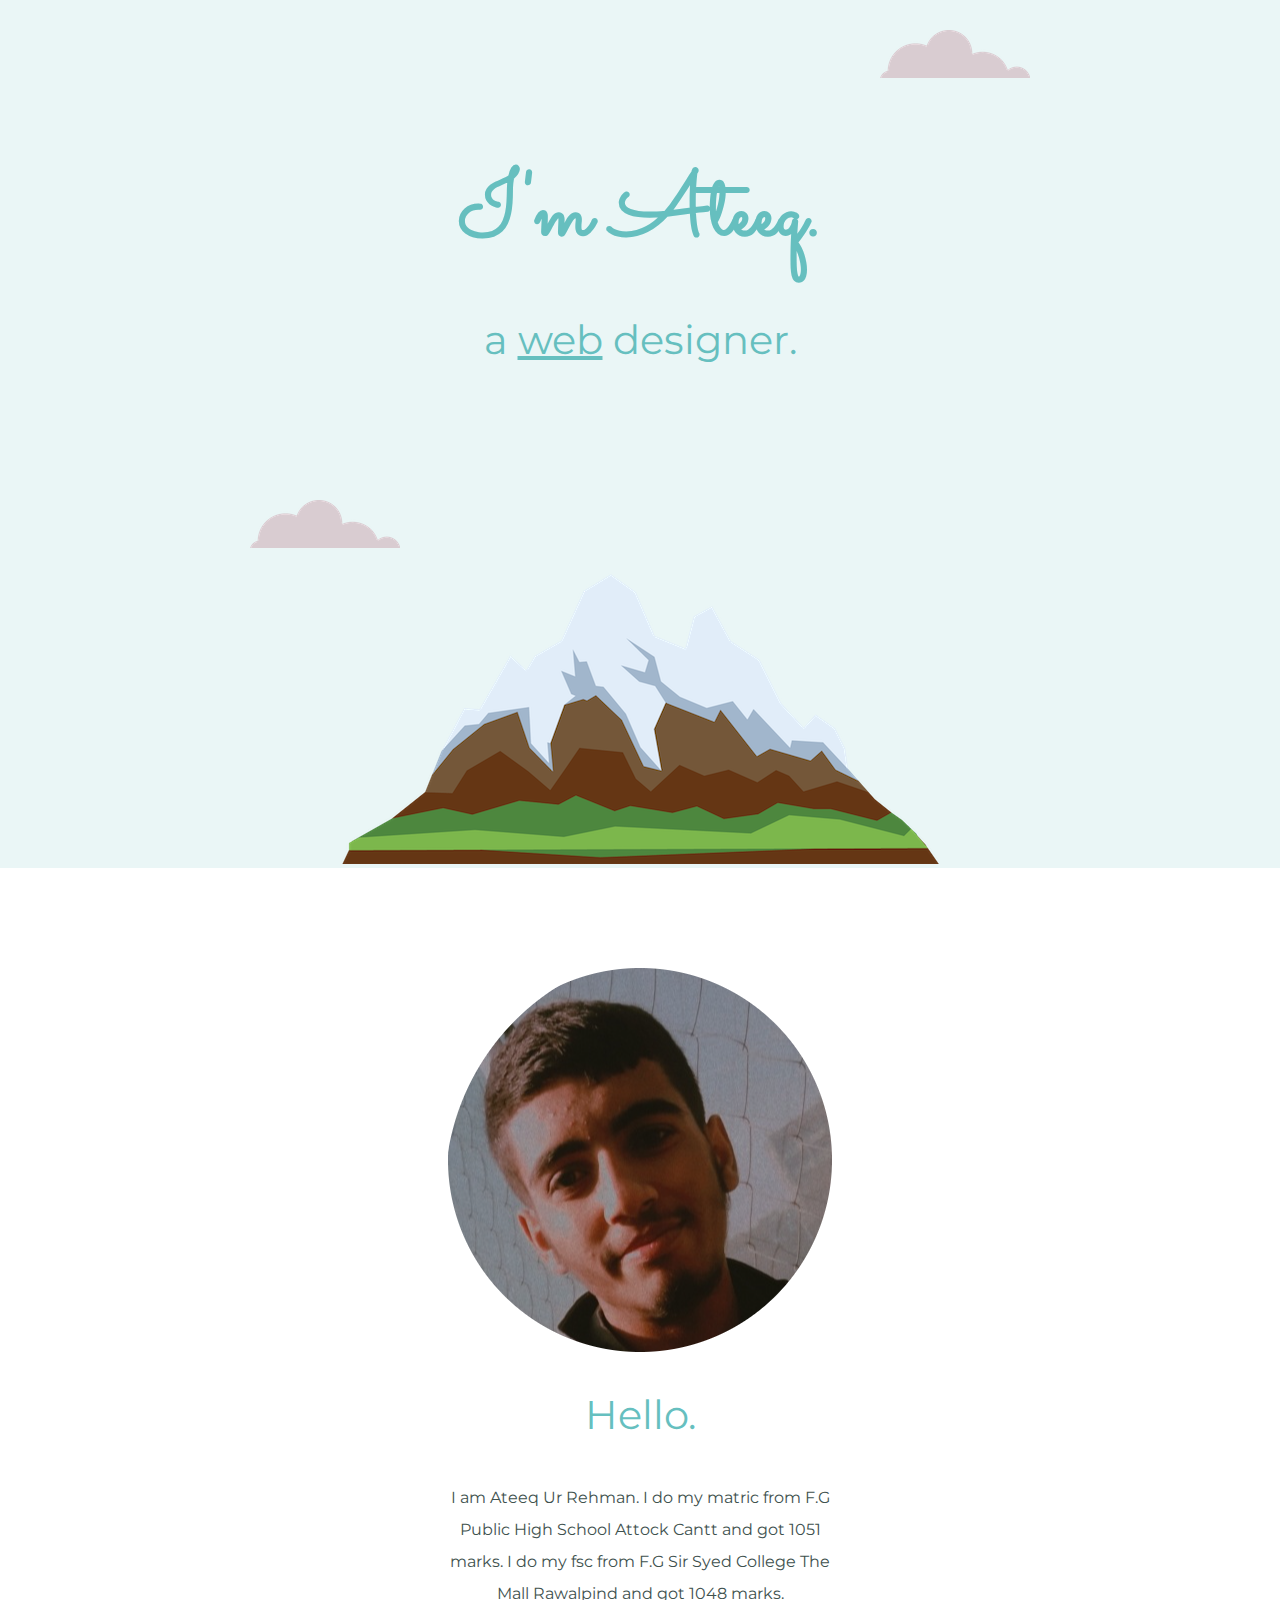
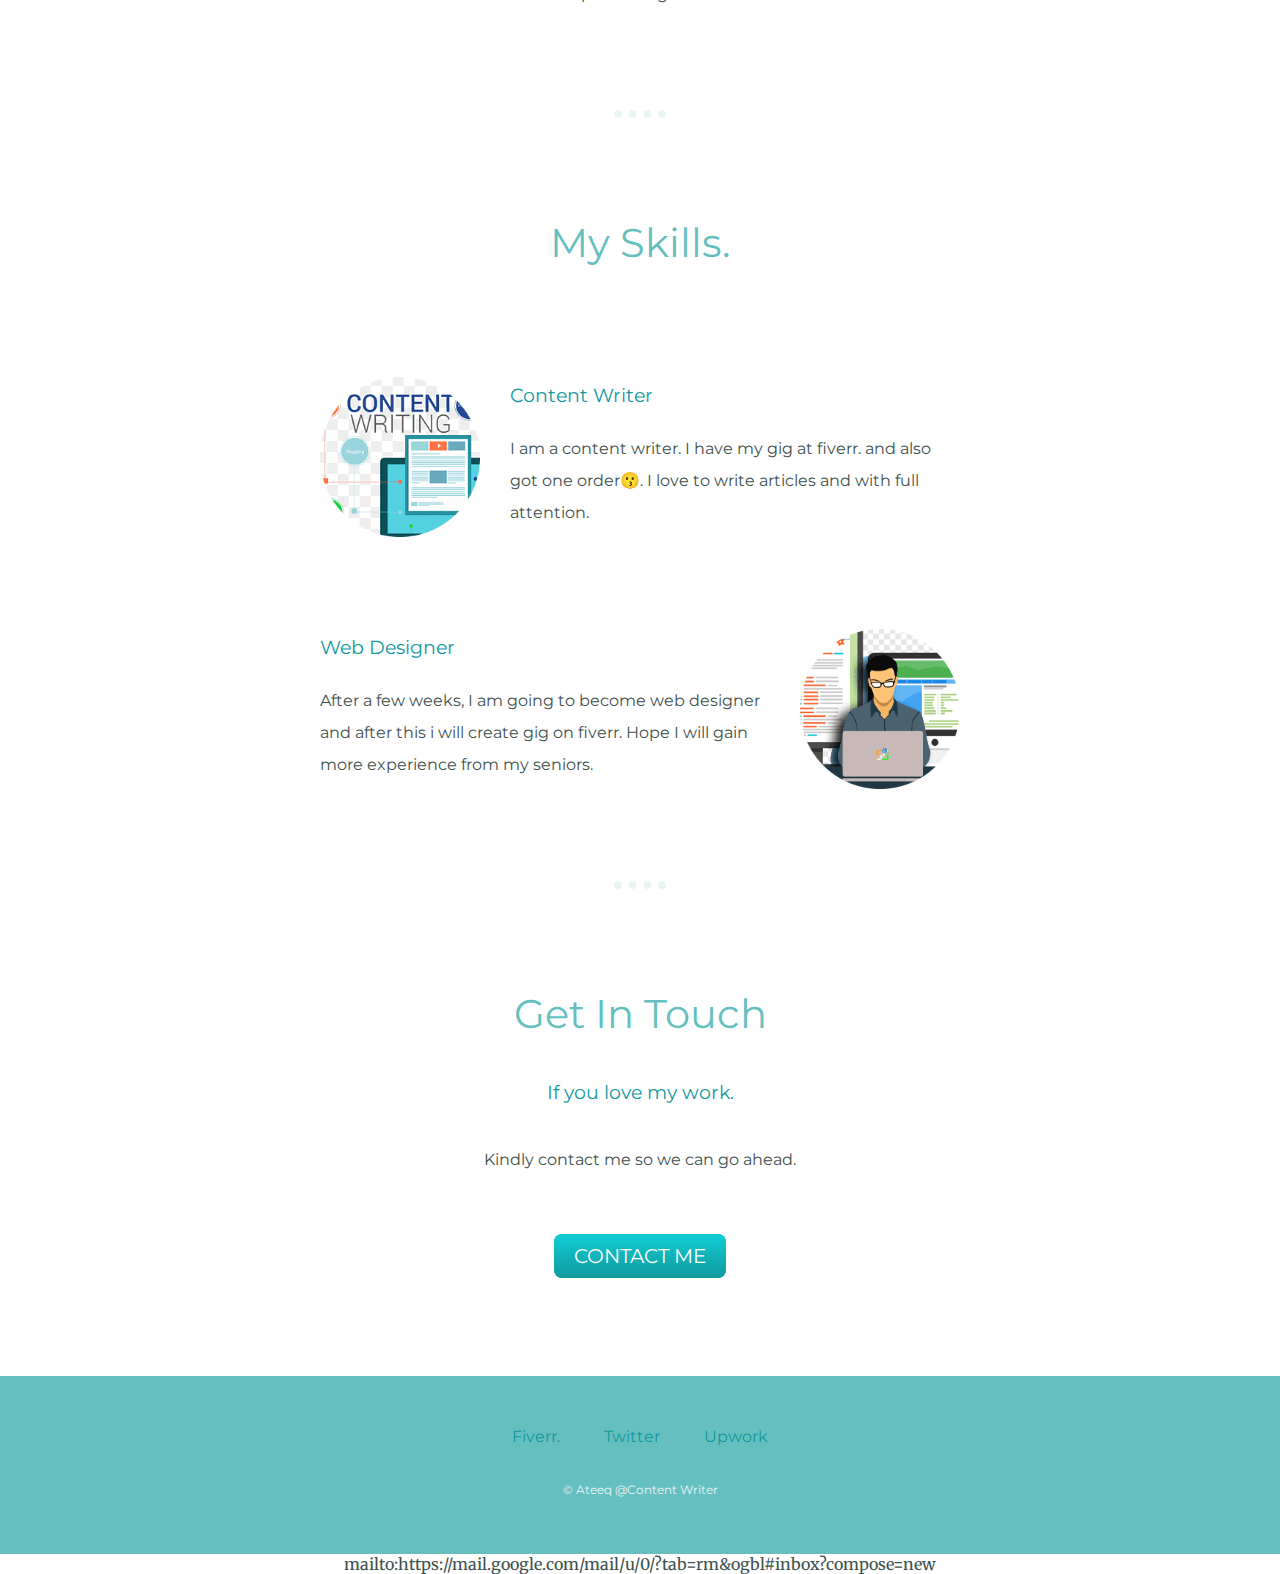
<file: index.html>
<!DOCTYPE html>
<html lang="en">
<head>
    <meta charset="UTF-8">
    <title>Ateeq Ur Rehman</title>
    <link rel="stylesheet" href="css/style.css">
    <link rel="icon" href="favicon.ico?v=2">
    <link rel="preconnect" href="https://fonts.googleapis.com">
    <link rel="preconnect" href="https://fonts.gstatic.com" crossorigin>
    <link href="https://fonts.googleapis.com/css2?family=Merriweather&family=Montserrat&family=Sacramento&display=swap" rel="stylesheet">
</head> 
<body>
    <div class="Top-container">
        <img class="top-cloud" src="images/cloud.png" alt="cloud-img">
        <h1>I'm Ateeq.</h1>
        <h2>a <span class="web">web</span> designer.</h2>
        <img class="bottom-cloud" src="images/cloud.png" alt="cloud-img">
        <img class="mountain" src="images/mountain.png" alt="mountain-img">
    </div>
    <div class="middle-container">
        <div class="profile">
          <img src="IMAGE-modified (1)-modified.png" alt="Image">
          <h2>Hello.</h2>
          <p class="intro">I am Ateeq Ur Rehman. I do my matric from F.G Public High School Attock Cantt and got 1051 marks. I do my fsc from F.G Sir Syed College The Mall Rawalpind and got 1048 marks.</p>
        </div>
        <hr>
        <div class="skills">
          <h2>My Skills.</h2>
          <div class="skill-row">
            <img class="content-image" src="content writer-modified.png" alt="Content writer-image">
            <h3>Content Writer</h3>
            <p>I am a content writer. I have my gig at fiverr. and also got one order😗. I love to write articles and with full attention.</p>
          </div>
          <div class="skill-row">
            <img class="web-image" src="web-modified.png" alt="Web-image">
            <h3>Web Designer</h3>
            <p>After a few weeks, I am going to become web designer and after this i will create gig on fiverr. Hope I will gain more experience from my seniors.</p>
          </div>
        </div>
        <hr>
        <div class="contact-me">
          <h2>Get In Touch</h2>
          <h3>If you love my work.</h3>
          <p class="contact-message">Kindly contact me so we can go ahead.<p>
          <a class="btn" href="Contact.html">CONTACT ME</a>
        </div>
      </div>
      
      
      <div class="bottom-container">
        <a class="footer-link" href="https://www.fiverr.com/">Fiverr.</a>
        <a class="footer-link" href="https://twitter.com/">Twitter</a>
        <a class="footer-link" href="https://www.upwork.com/">Upwork</a>
        <p class="copyright">© Ateeq @Content Writer</p>
      </div>
      
</body>
</html>mailto:https://mail.google.com/mail/u/0/?tab=rm&ogbl#inbox?compose=new
</file>
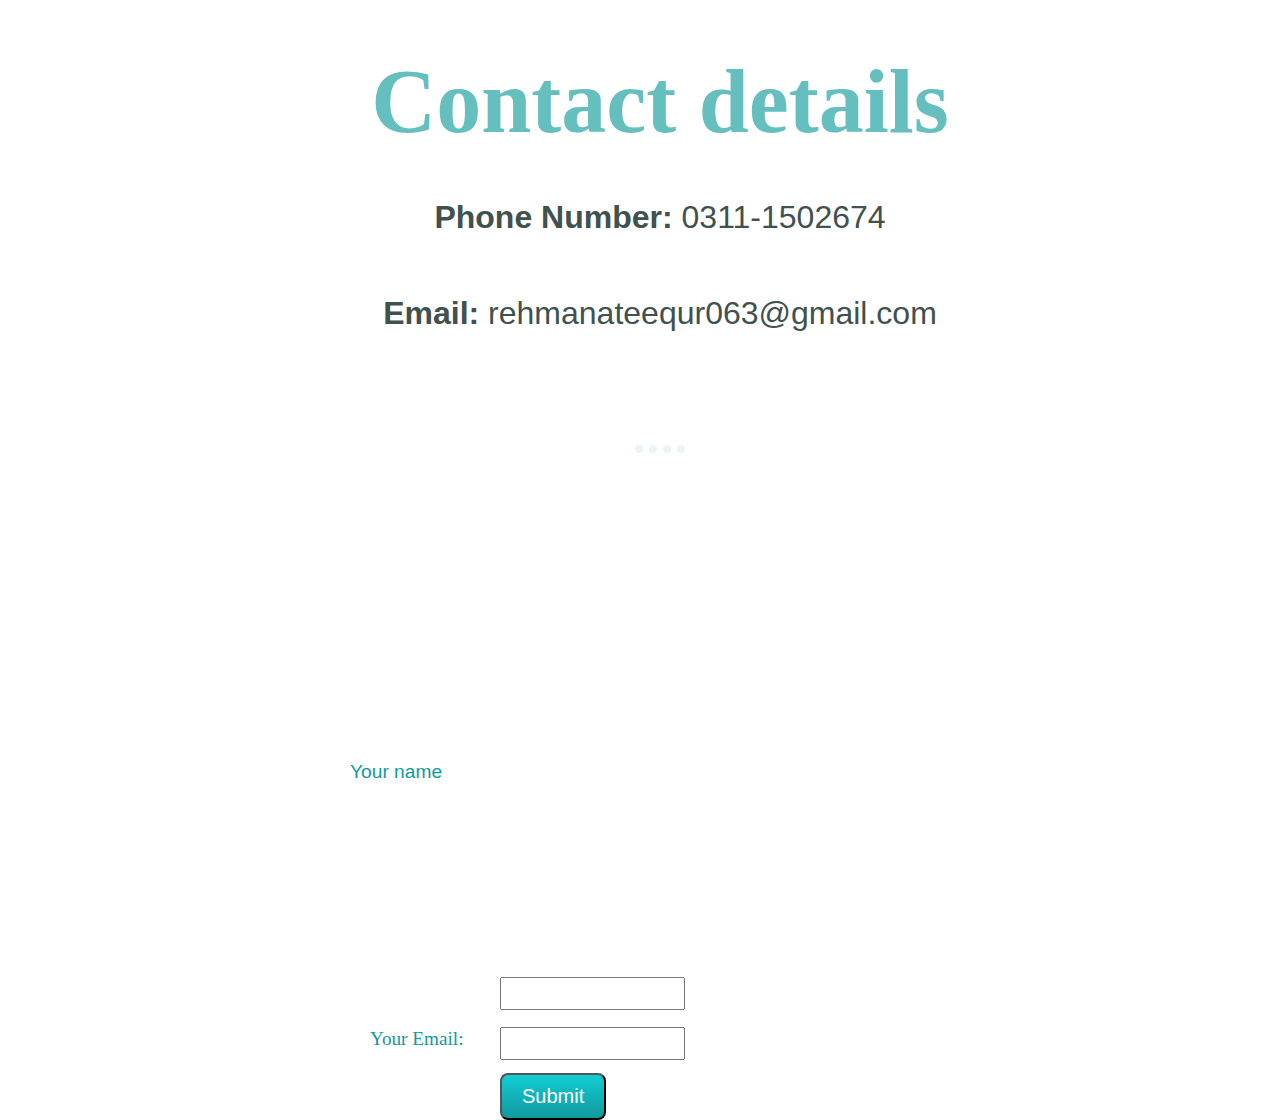
<file: Contact.html>
<!DOCTYPE html>
<html lang="en">
<head>
    <meta charset="UTF-8">
    <title>Contact Details</title>
    <link rel="stylesheet" href="css/style.css">
</head>
<body>
    <ol>
        <h1>Contact details</h1>
        <p class="font"><strong>Phone Number: </strong>0311-1502674</p>
        <p class="font"><strong>Email: </strong>rehmanateequr063@gmail.com</p>
        <hr>
        <div class="contact1">
            <form action="mailto:info@//mail.google.com/mail/u/0/?tab=rm&ogbl#inbox?compose=new" method="post" enctype="text/plain">
                <p class="attri1"> Your name</p>
                <input class="attri2" type="text" name="Your name">
                <label class="attri3">Your Email:</label>
                <input class="attri4" type="email" name="Your email">
                <input class="btn1" type="Submit">
                <!-- <input type="file">
                <br>
                <input type="date">
                <br> -->
            </form>
        </div>

    </ol>
</body>
</html>
</file>
<file: css/style.css>
body
{
    color: #40514e;
    margin: 0px;
    text-align: center;
    font-family: 'Merriweather', serif;
}
hr
{
    border-style: none;
    border-top-style: dotted;
    width: 4%;
    color: #EAF6F6;
    border-width: 8px;
    margin: 100px auto;
}
h1
{
    color: #66bfbf;
    font-size: 5.625rem;
    margin: 50px auto 0 auto ;
    font-family: 'Sacramento', cursive;
}
h2
{
    color: #66bfbf;
    font-size: 2.5rem;
    font-weight: normal;
    padding-bottom: 10px;
    font-family: 'Montserrat', sans-serif;
}
h3
{
    color: #11999E;
    font-family: 'Montserrat', sans-serif;
    font-weight: normal;
}
p
{
    font-family: 'Montserrat', sans-serif;
    line-height: 2;
}

a
{
    color: #11999E;
    font-family: 'Montserrat', sans-serif;
    margin: 10px 20px;
    text-decoration: none;
}

a:hover
{
    color: #EAF6F6;
}


.Top-container
{
    background-color: #EAF6F6;
    position: relative;
    padding: 100px;
}
.middle-container
{
    margin: 100px auto;

}
.bottom-container
{
    background-color: #66bfbf;
    padding: 50px 0 20px;
}

.web
{
    text-decoration: underline;
}
.top-cloud
{
    position: absolute;
    right: 250px;
    top: 30px;
}
.bottom-cloud
{
    position: absolute;
    left: 250px;
    top: 500px;
}

.skill-row
{
    width: 50%;
    margin: 100px auto;
    text-align: left;
    line-height: 2;
}

.content-image
{
    width: 25%;
    float: left;
    margin-right: 30px;
}

.web-image
{
    width: 25%;
    float: right;
    margin-left: 30px;
}

.intro
{
    width: 30%;
    margin: auto;
}



.mountain
{
    position: relative;
    top: 100px;
}

.contact-message
{
    width: 40%;
    margin: 40px auto 60px;
}

.copyright
{
    color: #EAF6F6;
    font-size: 0.75rem;
    padding: 20px 0;
}

.btn1 {
    position: absolute;
    left: 500px;
    bottom: -220px;
    background: #11CDD4;
    background-image: -webkit-linear-gradient(top, #11CDD4, #11999E);
    background-image: -moz-linear-gradient(top, #11CDD4, #11999E);
    background-image: -ms-linear-gradient(top, #11CDD4, #11999E);
    background-image: -o-linear-gradient(top, #11CDD4, #11999E);
    background-image: linear-gradient(to bottom, #11CDD4, #11999E);
    -webkit-border-radius: 8;
    -moz-border-radius: 8;
    border-radius: 8px;
    font-family: 'Montserrat', sans-serif;
    color: #ffffff;
    font-size: 20px;
    padding: 10px 20px 10px 20px;
    text-decoration: none;
  }
  
  .btn1:hover {
    background: #30E3CB;
    background-image: -webkit-linear-gradient(top, #30E3CB, #2BC4AD);
    background-image: -moz-linear-gradient(top, #30E3CB, #2BC4AD);
    background-image: -ms-linear-gradient(top, #30E3CB, #2BC4AD);
    background-image: -o-linear-gradient(top, #30E3CB, #2BC4AD);
    background-image: linear-gradient(to bottom, #30E3CB, #2BC4AD);
    text-decoration: none;
  }


.btn {

background: #11CDD4;
background-image: -webkit-linear-gradient(top, #11CDD4, #11999E);
background-image: -moz-linear-gradient(top, #11CDD4, #11999E);
background-image: -ms-linear-gradient(top, #11CDD4, #11999E);
background-image: -o-linear-gradient(top, #11CDD4, #11999E);
background-image: linear-gradient(to bottom, #11CDD4, #11999E);
-webkit-border-radius: 8;
-moz-border-radius: 8;
border-radius: 8px;
font-family: 'Montserrat', sans-serif;
color: #ffffff;
font-size: 20px;
padding: 10px 20px 10px 20px;
text-decoration: none;
}

.btn:hover {
background: #30E3CB;
background-image: -webkit-linear-gradient(top, #30E3CB, #2BC4AD);
background-image: -moz-linear-gradient(top, #30E3CB, #2BC4AD);
background-image: -ms-linear-gradient(top, #30E3CB, #2BC4AD);
background-image: -o-linear-gradient(top, #30E3CB, #2BC4AD);
background-image: linear-gradient(to bottom, #30E3CB, #2BC4AD);
text-decoration: none;
}  

.font
{
    font-size: 2rem;
}

.label
{
    position: absolute;
    bottom: 100px;
}
.label1
{
    position: absolute;
    bottom: 90px;
}

.attri1
{
    font-size: 1.2rem;
    width: 50%;
    margin: 100px auto;
    text-align: left;
    line-height: 2;
}
 .attri2
{
    
    margin: 100px auto;
    text-align: left;
    line-height: 2;
    position: absolute;
    bottom: -210px;
    left:500px;
}

.attri3
{
    font-size: 1.2rem;
    position:absolute;
    bottom: -150px;
    left: 370px;

}
.attri4
{
    margin: 100px auto;
    text-align: left;
    line-height: 2;
    position: absolute;
    bottom: -260px;
    left:500px;
} 

.contact1
{
    color: #11999E;
    padding: 100px 0 100px;
}
</file>
